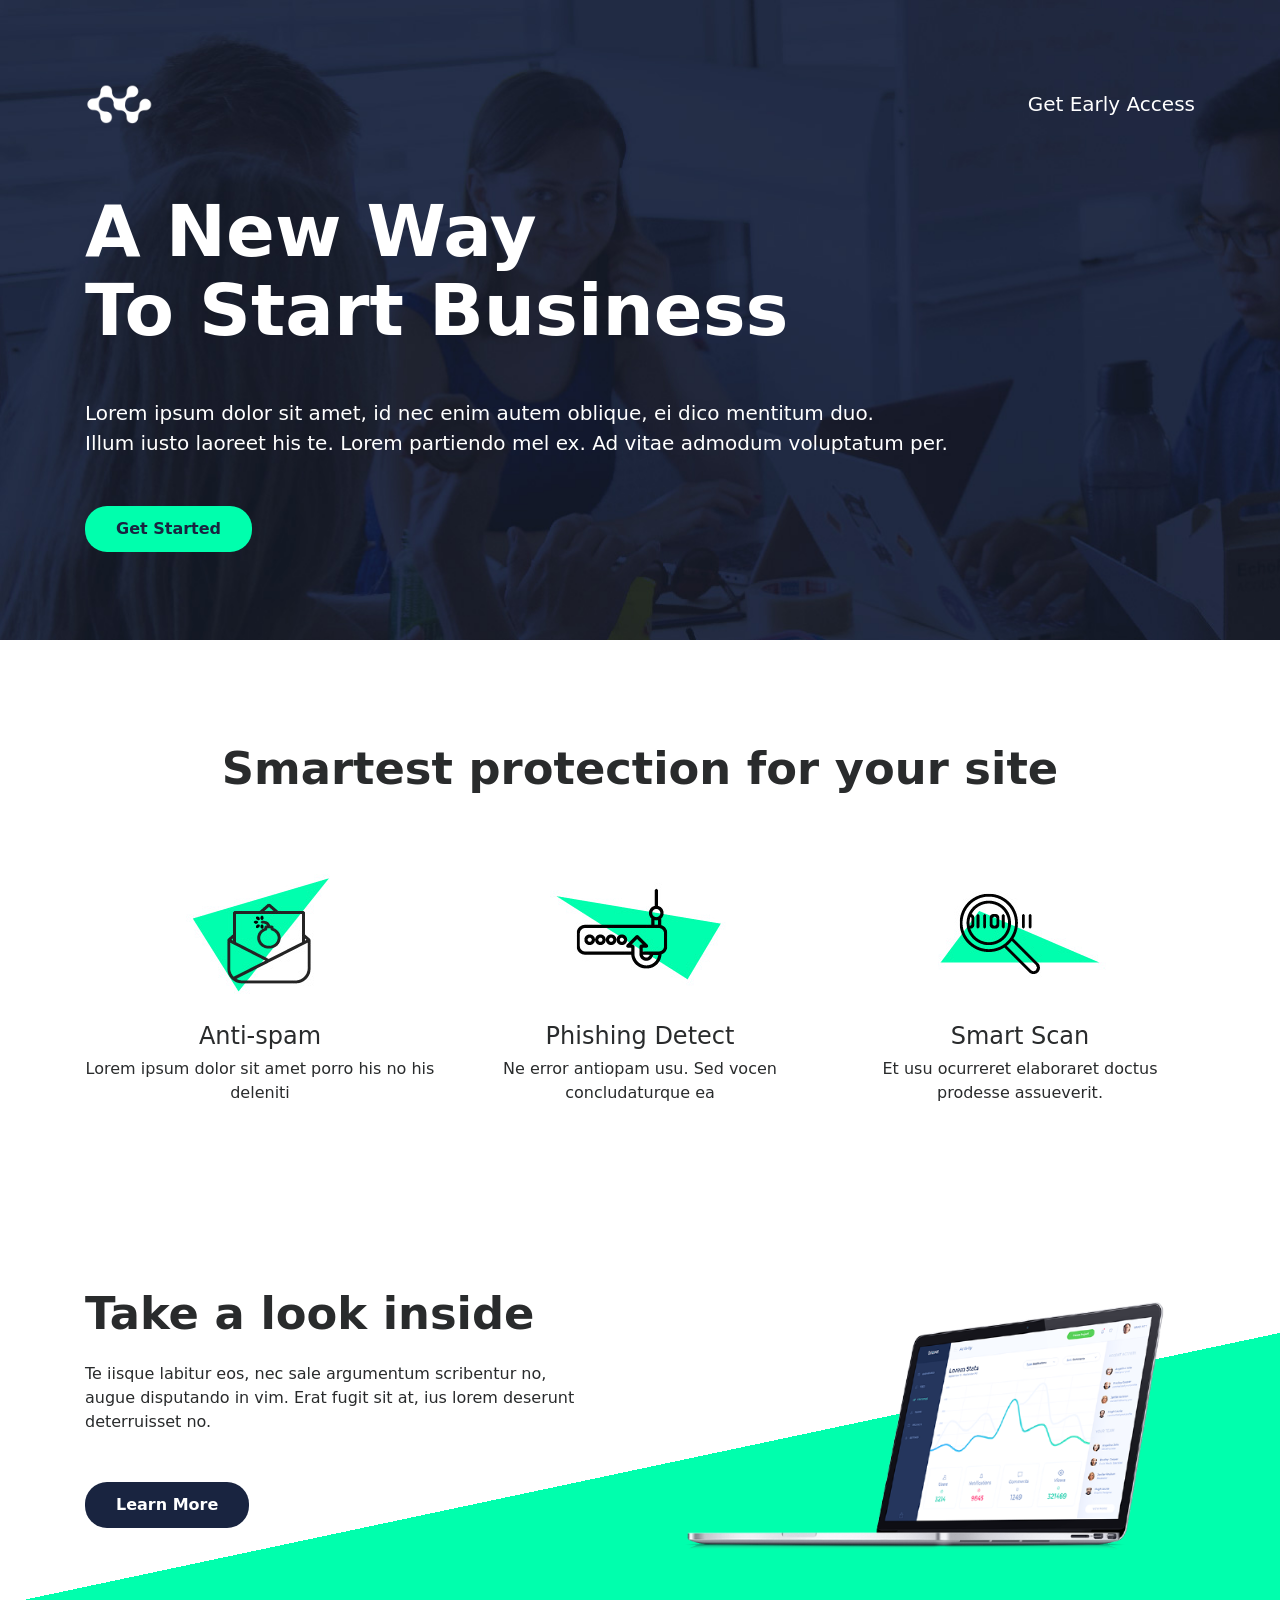
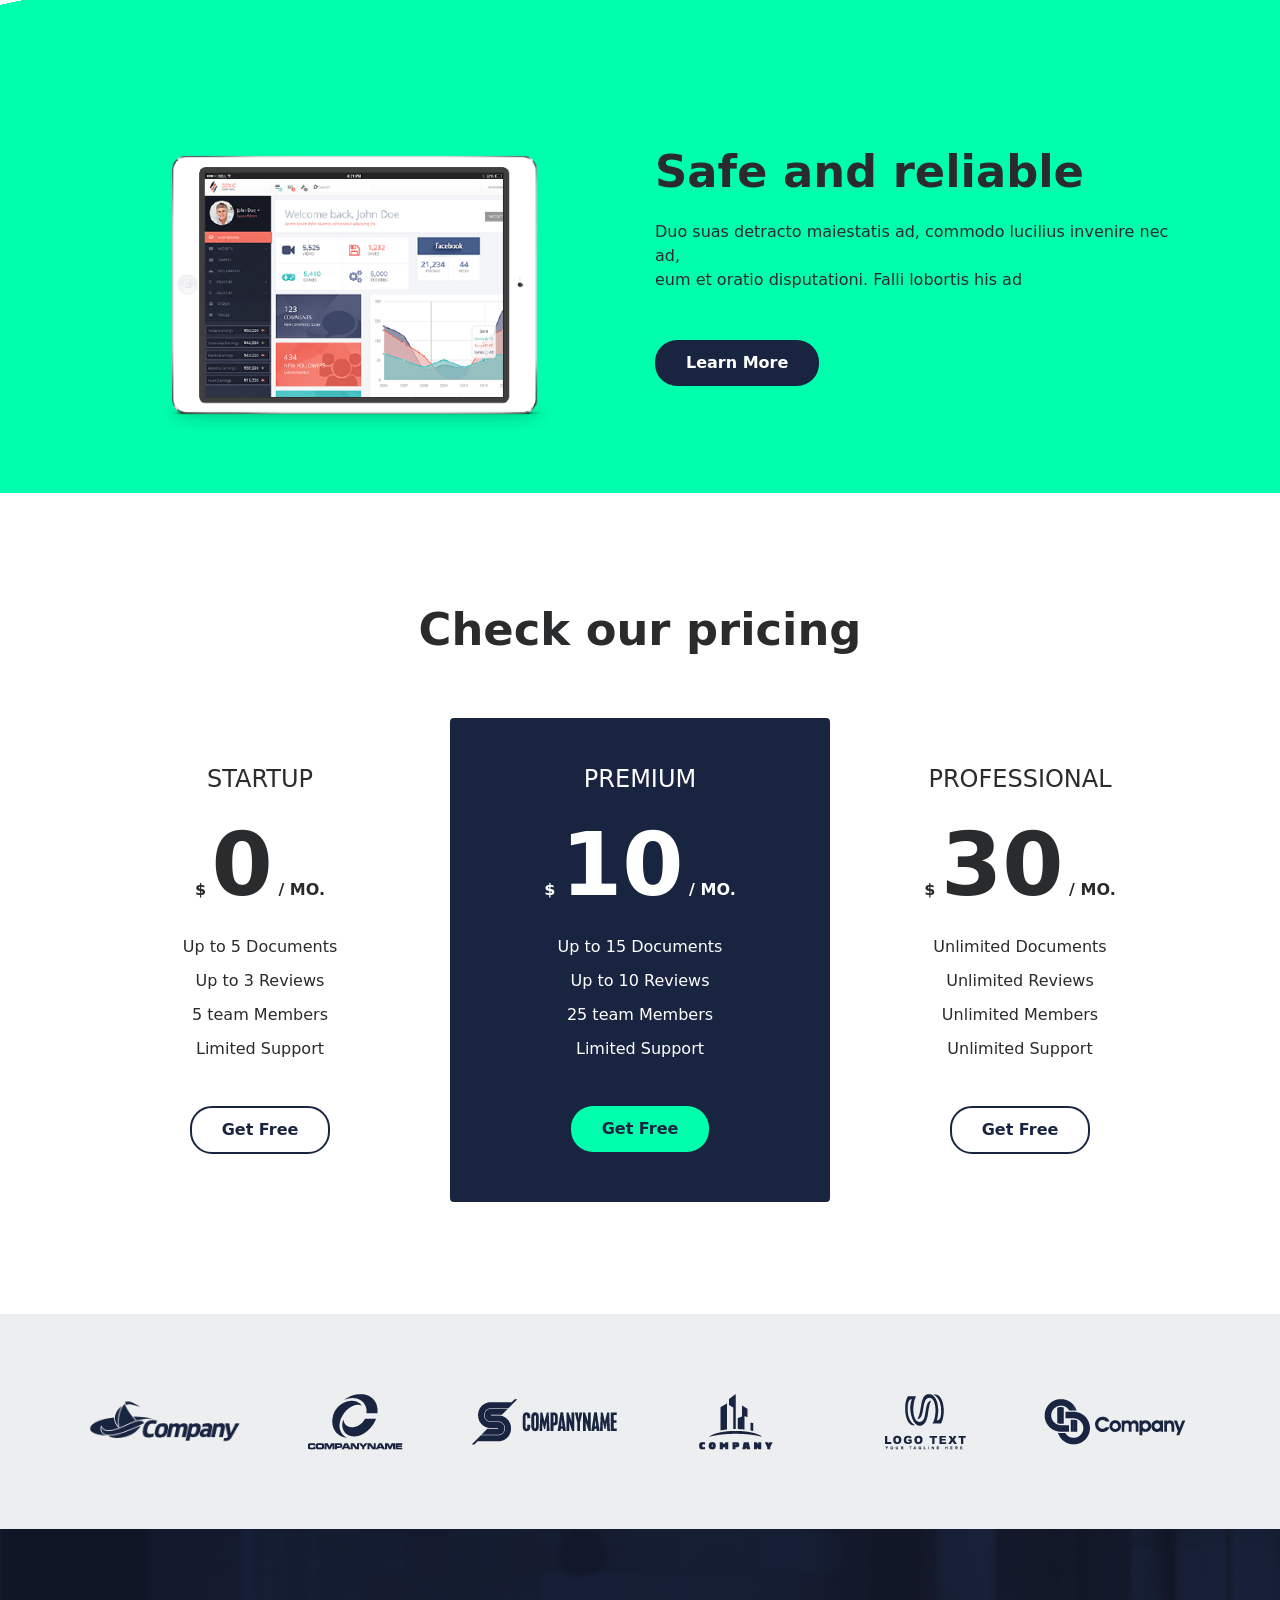
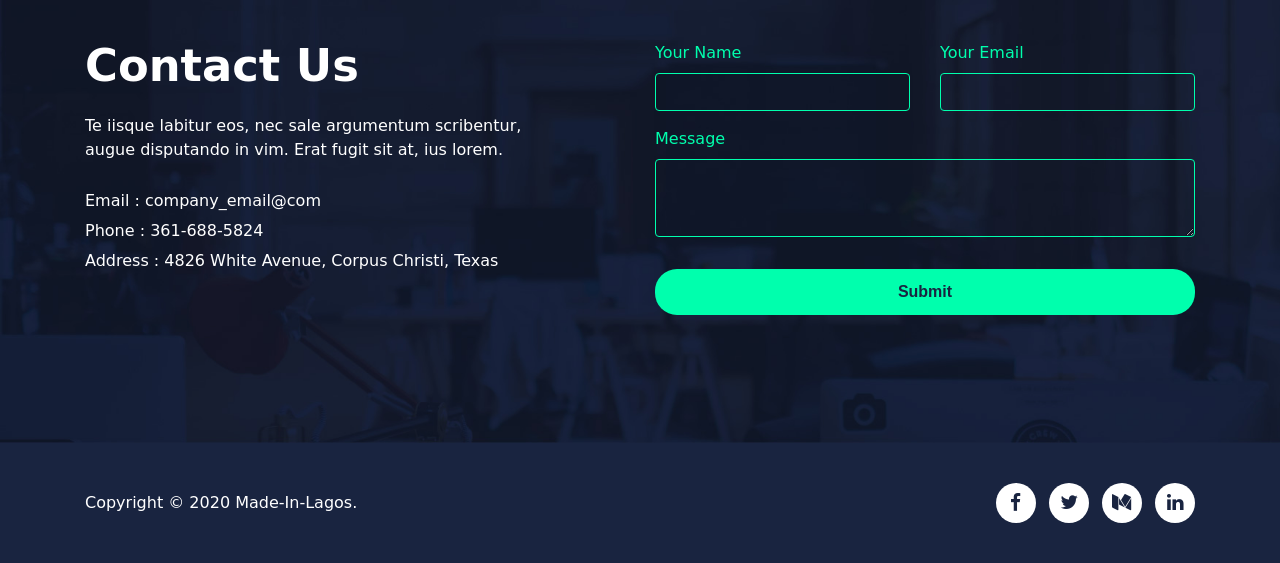
<file: index.html>
<!DOCTYPE html>
<html lang="zh-TW">
<head>
    <meta charset="UTF-8">
    <meta name="viewport" content="width=device-width, initial-scale=1, shrink-to-fit=no">
    <title>Atlas :: Seeing the world through you</title>
    <meta name="description" content="Free bootstrap template Atlas">
    <link rel="icon" href="img/favicon.png" sizes="32x32" type="image/png">
    <!-- custom.css -->
    <link rel="stylesheet" href="css/custom.css">
    <!-- bootstrap.min.css -->
    <link rel="stylesheet" href="css/bootstrap.min.css">
	<!-- font-awesome -->
    <link rel="stylesheet" href="font-awesome-4.7.0/css/font-awesome.min.css">
    
    <!-- AOS -->
    <link rel="stylesheet" href="css/aos.css">
</head>

<body>
    <!-- banner -->
    <div class="jumbotron jumbotron-fluid" id="banner" style="background-image: url(img/banner-bk.jpg);">
        <div class="container text-center text-md-left">
            <header>
                <div class="row justify-content-between">
                    <div class="col-2">
                        <img src="img/logo.png" alt="logo">
                    </div>
                    <div class="col-6 align-self-center text-right">
                        <a href="#" class="text-white lead">Get Early Access</a>
                    </div>
                </div>
            </header>
            <h1 data-aos="fade" data-aos-easing="linear" data-aos-duration="1000" data-aos-once="true" class="display-3 text-white font-weight-bold my-5">
            	A New Way<br>
            	To Start Business
            </h1>
            <p data-aos="fade" data-aos-easing="linear" data-aos-duration="1000" data-aos-once="true" class="lead text-white my-4">
                Lorem ipsum dolor sit amet, id nec enim autem oblique, ei dico mentitum duo.
                <br> Illum iusto laoreet his te. Lorem partiendo mel ex. Ad vitae admodum voluptatum per.
            </p>
            <a href="#" data-aos="fade" data-aos-easing="linear" data-aos-duration="1000" data-aos-once="true" class="btn my-4 font-weight-bold atlas-cta cta-green">Get Started</a>
        </div>
    </div>
    <!-- three-blcok -->
    <div class="container my-5 py-2">
        <h2 class="text-center font-weight-bold my-5">Smartest protection for your site</h2>
        <div class="row">
            <div data-aos="fade-up" data-aos-delay="0" data-aos-duration="1000" data-aos-once="true" class="col-md-4 text-center">
                <img src="img/smart-protect-1.jpg" alt="Anti-spam" class="mx-auto">
                <h4>Anti-spam</h4>
                <p>Lorem ipsum dolor sit amet porro his no his deleniti</p>
            </div>
            <div data-aos="fade-up" data-aos-delay="200" data-aos-duration="1000" data-aos-once="true" class="col-md-4 text-center">
                <img src="img/smart-protect-2.jpg" alt="Phishing Detect" class="mx-auto">
                <h4>Phishing Detect</h4>
                <p>Ne error antiopam usu. Sed vocen concludaturque ea</p>
            </div>
            <div data-aos="fade-up" data-aos-delay="400" data-aos-duration="1000" data-aos-once="true" class="col-md-4 text-center">
                <img src="img/smart-protect-3.jpg" alt="Smart Scan" class="mx-auto">
                <h4>Smart Scan</h4>
                <p>Et usu ocurreret elaboraret doctus prodesse assueverit.</p>
            </div>
        </div>
    </div>
    <!-- feature (skew background) -->
    <div class="jumbotron jumbotron-fluid feature" id="feature-first">
        <div class="container my-5">
            <div class="row justify-content-between text-center text-md-left">
                <div data-aos="fade-right" data-aos-duration="1000" data-aos-once="true" class="col-md-6">
                    <h2 class="font-weight-bold">Take a look inside</h2>
                    <p class="my-4">Te iisque labitur eos, nec sale argumentum scribentur no,
                        <br> augue disputando in vim. Erat fugit sit at, ius lorem deserunt deterruisset no.</p>
                    <a href="#" class="btn my-4 font-weight-bold atlas-cta cta-blue">Learn More</a>
                </div>
                <div data-aos="fade-left" data-aos-duration="1000" data-aos-once="true" class="col-md-6 align-self-center">
                    <img src="img/feature-1.png" alt="Take a look inside" class="mx-auto d-block">
                </div>
            </div>
        </div>
    </div>
    <!-- feature (green background) -->
    <div class="jumbotron jumbotron-fluid feature" id="feature-last">
        <div class="container">
            <div class="row justify-content-between text-center text-md-left">
                <div data-aos="fade-left" data-aos-duration="1000" data-aos-once="true" class="col-md-6 flex-md-last">
                    <h2 class="font-weight-bold">Safe and reliable</h2>
                    <p class="my-4">
                        Duo suas detracto maiestatis ad, commodo lucilius invenire nec ad,
                        <br> eum et oratio disputationi. Falli lobortis his ad
                    </p>
                    <a href="#" class="btn my-4 font-weight-bold atlas-cta cta-blue">Learn More</a>
                </div>
                <div data-aos="fade-right" data-aos-duration="1000" data-aos-once="true" class="col-md-6 align-self-center flex-md-first">
                    <img src="img/feature-2.png" alt="Safe and reliable" class="mx-auto d-block">
                </div>
            </div>
        </div>
    </div>

    <!-- price table -->
    <div class="container my-5 py-2" id="price-table">   
        <h2 class="text-center font-weight-bold d-block mb-3">Check our pricing</h2>
        <div class="row">
            <div data-aos="fade-right" data-aos-delay="200" data-aos-duration="1000" data-aos-once="true" class="col-md-4 text-center py-4 mt-5">
                <h4 class="my-4">STARTUP</h4>
                <p class="font-weight-bold">$ <span class="display-2 font-weight-bold">0</span> / MO.</p>
                <ul class="list-unstyled">
                    <li>Up to 5 Documents</li>
                    <li>Up to 3 Reviews</li>
                    <li>5 team Members</li>
                    <li>Limited Support</li>
                </ul>
                <a href="#" class="btn my-4 font-weight-bold atlas-cta cta-ghost">Get Free</a>
            </div>
            <div data-aos="fade-up" data-aos-duration="1000" data-aos-once="true" class="col-md-4 text-center py-4 mt-5 rounded" id="price-table__premium">
                <h4 class="my-4">PREMIUM</h4>
                <p class="font-weight-bold">$ <span class="display-2 font-weight-bold">10</span> / MO.</p>
                <ul class="list-unstyled">
                    <li>Up to 15 Documents</li>
                    <li>Up to 10 Reviews</li>
                    <li>25 team Members</li>
                    <li>Limited Support</li>
                </ul>
                <a href="#" class="btn my-4 font-weight-bold atlas-cta cta-green">Get Free</a>
            </div>
            <div data-aos="fade-left" data-aos-delay="200" data-aos-duration="1000" data-aos-once="true" class="col-md-4 text-center py-4 mt-5">
                <h4 class="my-4">PROFESSIONAL</h4>
                <p class="font-weight-bold">$ <span class="display-2 font-weight-bold">30</span> / MO.</p>
                <ul class="list-unstyled">
                    <li>Unlimited Documents</li>
                    <li>Unlimited Reviews</li>
                    <li>Unlimited Members</li>
                    <li>Unlimited Support</li>
                </ul>
                <a href="#" class="btn my-4 font-weight-bold atlas-cta cta-ghost">Get Free</a>
            </div>
        </div>
    </div>
    <!-- client -->
    <div class="jumbotron jumbotron-fluid">
        <div class="container">
            <div class="row">
                <div class="col-sm-4 col-md-2 py-2 align-self-center">
                    <img src="img/client-1.png" class="mx-auto d-block">
                </div>
                <div class="col-sm-4 col-md-2 py-2 align-self-center">
                    <img src="img/client-2.png" class="mx-auto d-block">
                </div>
                <div class="col-sm-4 col-md-2 py-2 align-self-center">
                    <img src="img/client-3.png" class="mx-auto d-block">
                </div>
                <div class="col-sm-4 col-md-2 py-2 align-self-center">
                    <img src="img/client-4.png" class="mx-auto d-block">
                </div>
                <div class="col-sm-4 col-md-2 py-2 align-self-center">
                    <img src="img/client-5.png" class="mx-auto d-block">
                </div>
                <div class="col-sm-4 col-md-2 py-2 align-self-center">
                    <img src="img/client-6.png" class="mx-auto d-block">
                </div>
            </div>
        </div>
    </div>
    <!-- contact -->
    <div class="jumbotron jumbotron-fluid" id="contact" style="background-image: url(img/contact-bk.jpg);">
        <div class="container my-5">
            <div class="row justify-content-between">
                <div class="col-md-6 text-white">
                    <h2 class="font-weight-bold">Contact Us</h2>
                    <p class="my-4">
                        Te iisque labitur eos, nec sale argumentum scribentur,
                        <br> augue disputando in vim. Erat fugit sit at, ius lorem.
                    </p>
                    <ul class="list-unstyled">
                        <li>Email : company_email@com</li>
                        <li>Phone : 361-688-5824</li>
                        <li>Address : 4826 White Avenue, Corpus Christi, Texas</li>
                    </ul>
                </div>
                <div class="col-md-6">
                    <form>
                    	<div class="row">
	                        <div class="form-group col-md-6">
	                            <label for="name">Your Name</label>
	                            <input type="name" class="form-control" id="name">
	                        </div>
	                        <div class="form-group col-md-6">
	                            <label for="Email">Your Email</label>
	                            <input type="email" class="form-control" id="Email">
	                        </div>
	                    </div>
	                    <div class="form-group">
	                        <label for="message">Message</label>
	                        <textarea class="form-control" id="message" rows="3"></textarea>
	                    </div>
                        <button type="submit" class="btn font-weight-bold atlas-cta atlas-cta-wide cta-green my-3">Submit</button>
                    </form>
                </div>
            </div>
        </div>
    </div>

	<!-- copyright -->
	<div class="jumbotron jumbotron-fluid" id="copyright">
        <div class="container">
            <div class="row justify-content-between">
            	<div class="col-md-6 text-white align-self-center text-center text-md-left my-2">
                    Copyright © 2020 Made-In-Lagos.
                </div>
                <div class="col-md-6 align-self-center text-center text-md-right my-2" id="social-media">
                    <a href="#" class="d-inline-block text-center ml-2">
                    	<i class="fa fa-facebook" aria-hidden="true"></i>
                    </a>
                    <a href="#" class="d-inline-block text-center ml-2">
                    	<i class="fa fa-twitter" aria-hidden="true"></i>
                    </a>
                    <a href="#" class="d-inline-block text-center ml-2">
                    	<i class="fa fa-medium" aria-hidden="true"></i>
                    </a>
                    <a href="#" class="d-inline-block text-center ml-2">
                    	<i class="fa fa-linkedin" aria-hidden="true"></i>
                    </a>
                </div>
            </div>
        </div>
    </div>
    
    <!-- AOS -->
    <script src="js/aos.js"></script>
    <script>
      AOS.init({
      });
    </script>
</body>

</html>
</file>
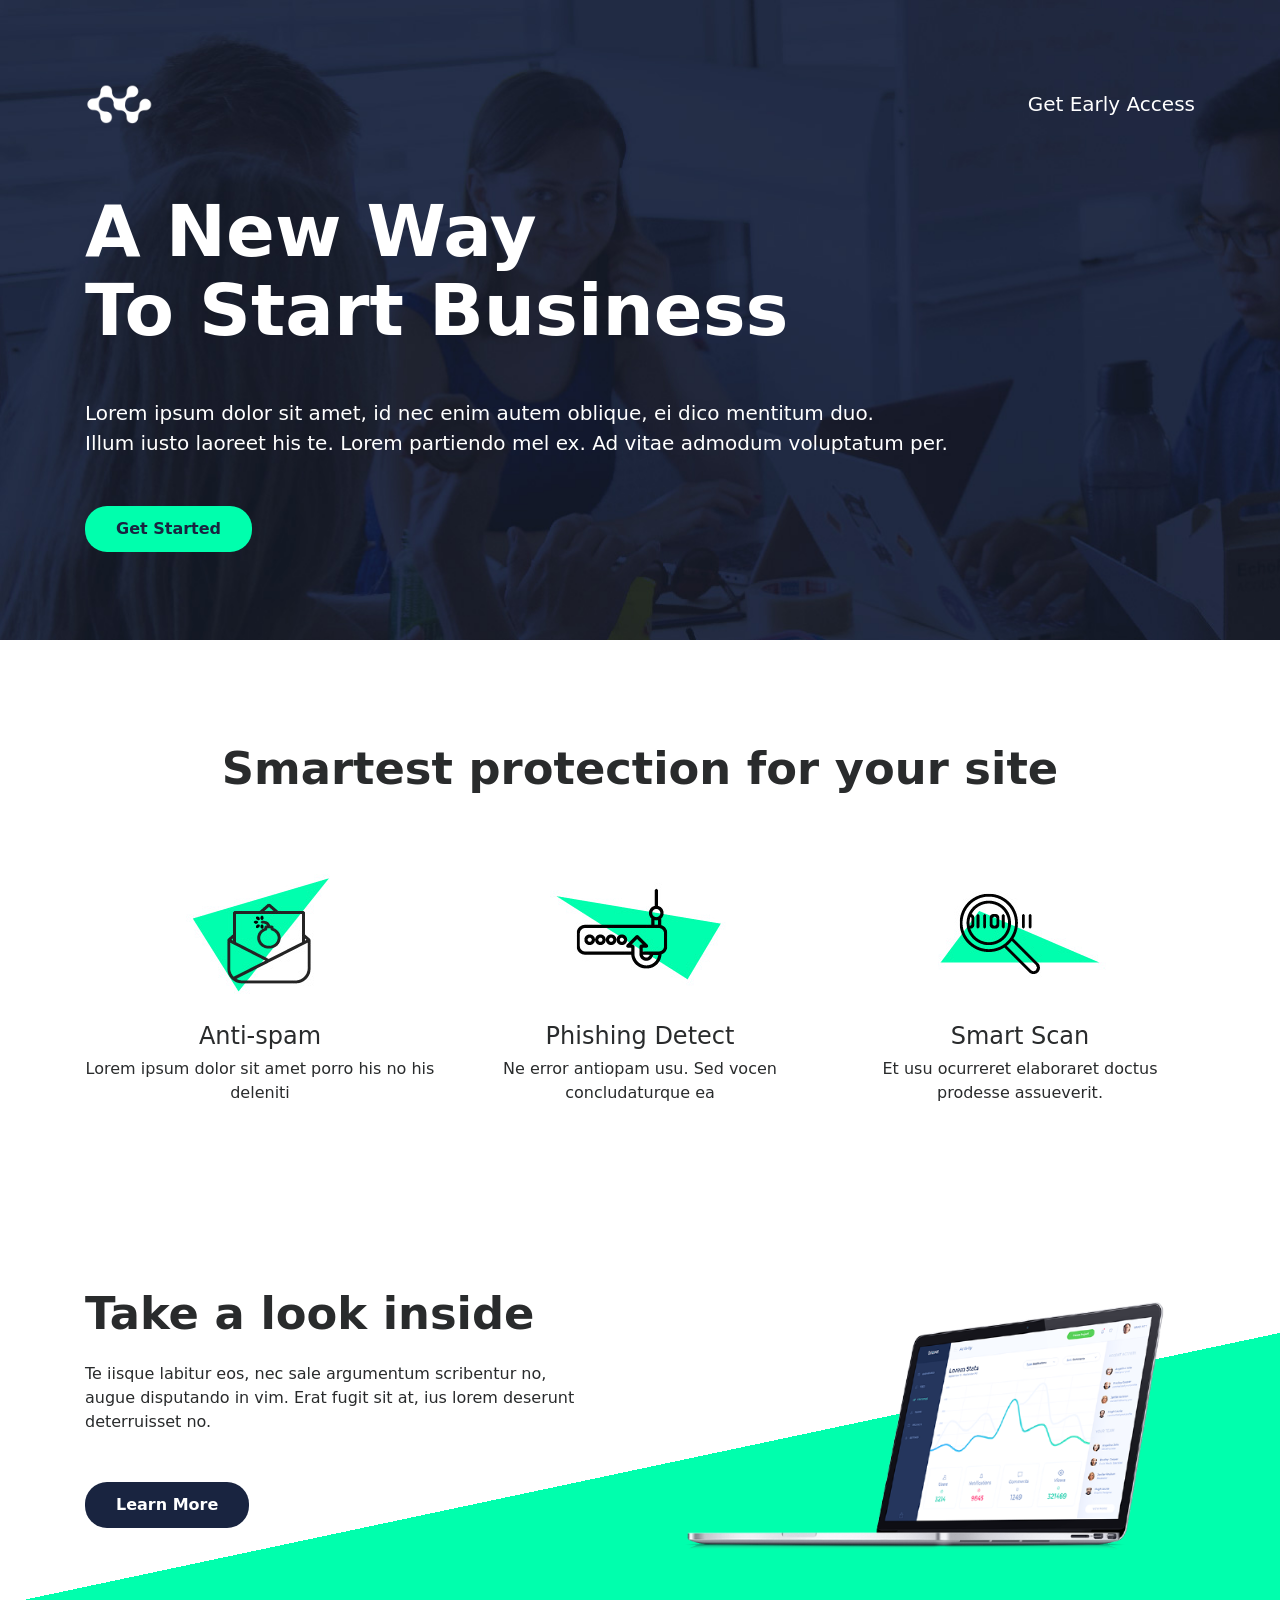
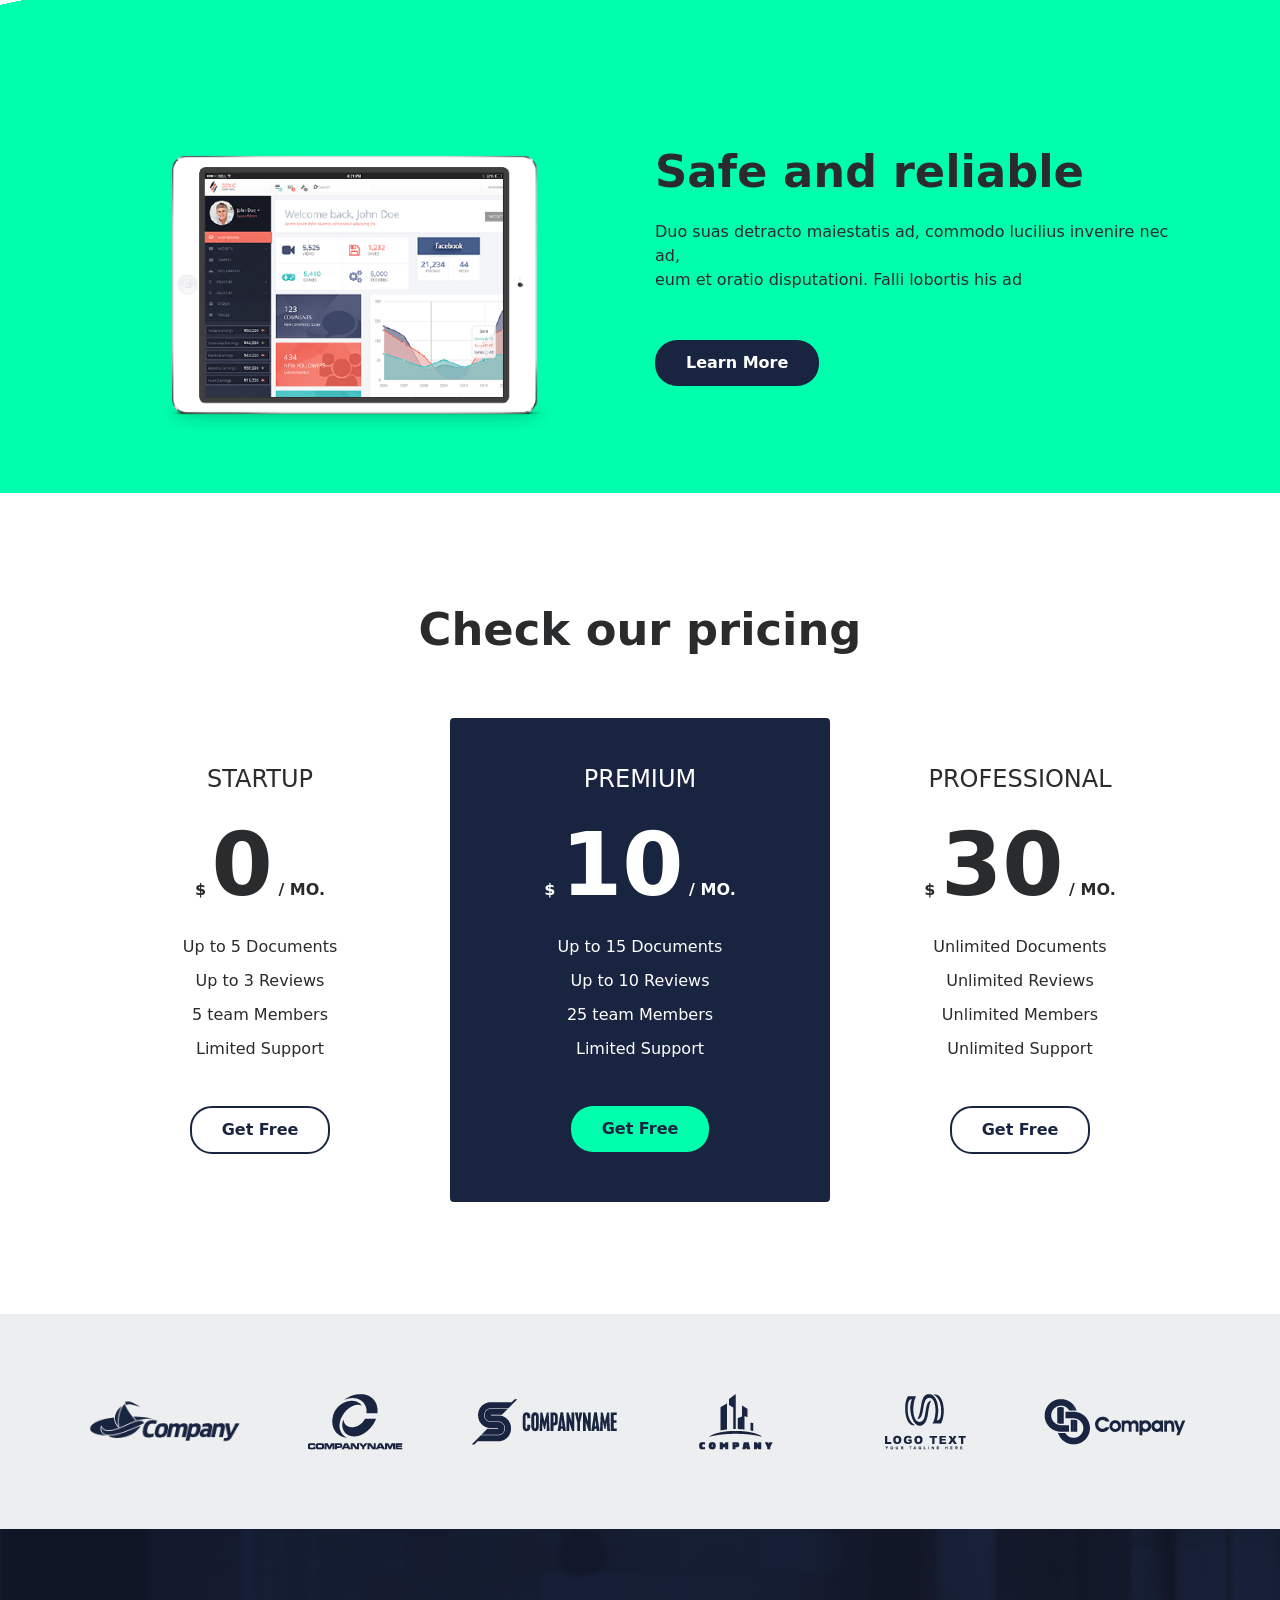
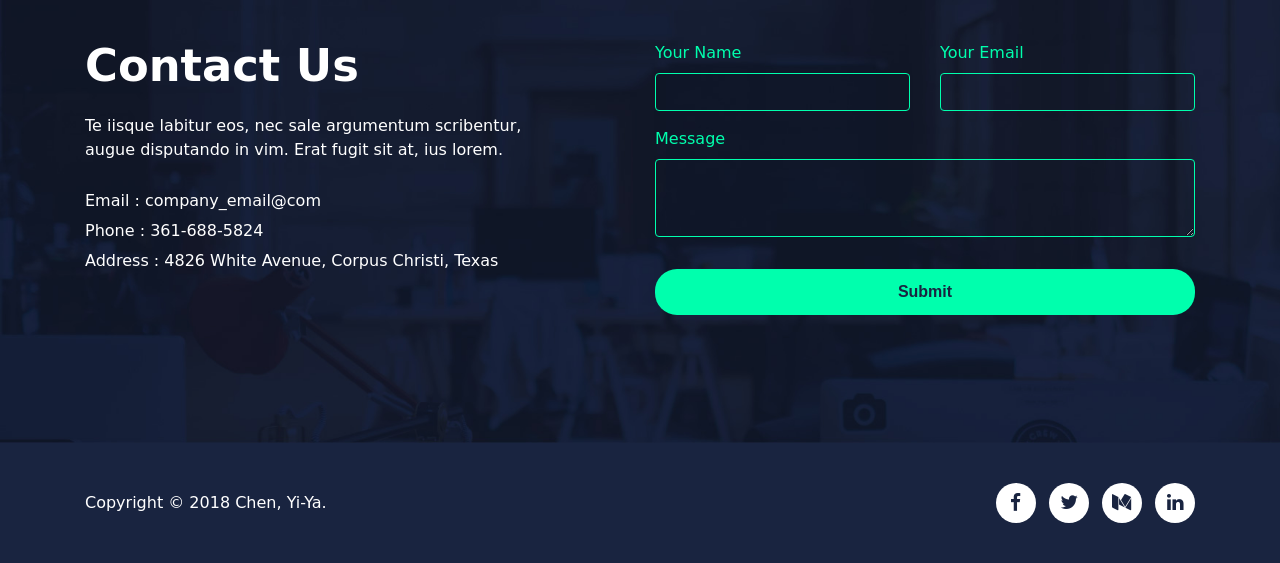
<file: New_Hampshire/index.html>
<!DOCTYPE html>
<html lang="zh-TW">
<head>
    <meta charset="UTF-8">
    <meta name="viewport" content="width=device-width, initial-scale=1, shrink-to-fit=no">
    <title>Atlas :: Seeing the world through you</title>
    <meta name="description" content="Free bootstrap template Atlas">
    <link rel="icon" href="img/favicon.png" sizes="32x32" type="image/png">
    <!-- custom.css -->
    <link rel="stylesheet" href="css/custom.css">
    <!-- bootstrap.min.css -->
    <link rel="stylesheet" href="css/bootstrap.min.css">
	<!-- font-awesome -->
    <link rel="stylesheet" href="font-awesome-4.7.0/css/font-awesome.min.css">
    
    <!-- AOS -->
    <link rel="stylesheet" href="css/aos.css">
</head>

<body>
    <!-- banner -->
    <div class="jumbotron jumbotron-fluid" id="banner" style="background-image: url(img/banner-bk.jpg);">
        <div class="container text-center text-md-left">
            <header>
                <div class="row justify-content-between">
                    <div class="col-2">
                        <img src="img/logo.png" alt="logo">
                    </div>
                    <div class="col-6 align-self-center text-right">
                        <a href="#" class="text-white lead">Get Early Access</a>
                    </div>
                </div>
            </header>
            <h1 data-aos="fade" data-aos-easing="linear" data-aos-duration="1000" data-aos-once="true" class="display-3 text-white font-weight-bold my-5">
            	A New Way<br>
            	To Start Business
            </h1>
            <p data-aos="fade" data-aos-easing="linear" data-aos-duration="1000" data-aos-once="true" class="lead text-white my-4">
                Lorem ipsum dolor sit amet, id nec enim autem oblique, ei dico mentitum duo.
                <br> Illum iusto laoreet his te. Lorem partiendo mel ex. Ad vitae admodum voluptatum per.
            </p>
            <a href="#" data-aos="fade" data-aos-easing="linear" data-aos-duration="1000" data-aos-once="true" class="btn my-4 font-weight-bold atlas-cta cta-green">Get Started</a>
        </div>
    </div>
    <!-- three-blcok -->
    <div class="container my-5 py-2">
        <h2 class="text-center font-weight-bold my-5">Smartest protection for your site</h2>
        <div class="row">
            <div data-aos="fade-up" data-aos-delay="0" data-aos-duration="1000" data-aos-once="true" class="col-md-4 text-center">
                <img src="img/smart-protect-1.jpg" alt="Anti-spam" class="mx-auto">
                <h4>Anti-spam</h4>
                <p>Lorem ipsum dolor sit amet porro his no his deleniti</p>
            </div>
            <div data-aos="fade-up" data-aos-delay="200" data-aos-duration="1000" data-aos-once="true" class="col-md-4 text-center">
                <img src="img/smart-protect-2.jpg" alt="Phishing Detect" class="mx-auto">
                <h4>Phishing Detect</h4>
                <p>Ne error antiopam usu. Sed vocen concludaturque ea</p>
            </div>
            <div data-aos="fade-up" data-aos-delay="400" data-aos-duration="1000" data-aos-once="true" class="col-md-4 text-center">
                <img src="img/smart-protect-3.jpg" alt="Smart Scan" class="mx-auto">
                <h4>Smart Scan</h4>
                <p>Et usu ocurreret elaboraret doctus prodesse assueverit.</p>
            </div>
        </div>
    </div>
    <!-- feature (skew background) -->
    <div class="jumbotron jumbotron-fluid feature" id="feature-first">
        <div class="container my-5">
            <div class="row justify-content-between text-center text-md-left">
                <div data-aos="fade-right" data-aos-duration="1000" data-aos-once="true" class="col-md-6">
                    <h2 class="font-weight-bold">Take a look inside</h2>
                    <p class="my-4">Te iisque labitur eos, nec sale argumentum scribentur no,
                        <br> augue disputando in vim. Erat fugit sit at, ius lorem deserunt deterruisset no.</p>
                    <a href="#" class="btn my-4 font-weight-bold atlas-cta cta-blue">Learn More</a>
                </div>
                <div data-aos="fade-left" data-aos-duration="1000" data-aos-once="true" class="col-md-6 align-self-center">
                    <img src="img/feature-1.png" alt="Take a look inside" class="mx-auto d-block">
                </div>
            </div>
        </div>
    </div>
    <!-- feature (green background) -->
    <div class="jumbotron jumbotron-fluid feature" id="feature-last">
        <div class="container">
            <div class="row justify-content-between text-center text-md-left">
                <div data-aos="fade-left" data-aos-duration="1000" data-aos-once="true" class="col-md-6 flex-md-last">
                    <h2 class="font-weight-bold">Safe and reliable</h2>
                    <p class="my-4">
                        Duo suas detracto maiestatis ad, commodo lucilius invenire nec ad,
                        <br> eum et oratio disputationi. Falli lobortis his ad
                    </p>
                    <a href="#" class="btn my-4 font-weight-bold atlas-cta cta-blue">Learn More</a>
                </div>
                <div data-aos="fade-right" data-aos-duration="1000" data-aos-once="true" class="col-md-6 align-self-center flex-md-first">
                    <img src="img/feature-2.png" alt="Safe and reliable" class="mx-auto d-block">
                </div>
            </div>
        </div>
    </div>

    <!-- price table -->
    <div class="container my-5 py-2" id="price-table">
        <h2 class="text-center font-weight-bold d-block mb-3">Check our pricing</h2>
        <div class="row">
            <div data-aos="fade-right" data-aos-delay="200" data-aos-duration="1000" data-aos-once="true" class="col-md-4 text-center py-4 mt-5">
                <h4 class="my-4">STARTUP</h4>
                <p class="font-weight-bold">$ <span class="display-2 font-weight-bold">0</span> / MO.</p>
                <ul class="list-unstyled">
                    <li>Up to 5 Documents</li>
                    <li>Up to 3 Reviews</li>
                    <li>5 team Members</li>
                    <li>Limited Support</li>
                </ul>
                <a href="#" class="btn my-4 font-weight-bold atlas-cta cta-ghost">Get Free</a>
            </div>
            <div data-aos="fade-up" data-aos-duration="1000" data-aos-once="true" class="col-md-4 text-center py-4 mt-5 rounded" id="price-table__premium">
                <h4 class="my-4">PREMIUM</h4>
                <p class="font-weight-bold">$ <span class="display-2 font-weight-bold">10</span> / MO.</p>
                <ul class="list-unstyled">
                    <li>Up to 15 Documents</li>
                    <li>Up to 10 Reviews</li>
                    <li>25 team Members</li>
                    <li>Limited Support</li>
                </ul>
                <a href="#" class="btn my-4 font-weight-bold atlas-cta cta-green">Get Free</a>
            </div>
            <div data-aos="fade-left" data-aos-delay="200" data-aos-duration="1000" data-aos-once="true" class="col-md-4 text-center py-4 mt-5">
                <h4 class="my-4">PROFESSIONAL</h4>
                <p class="font-weight-bold">$ <span class="display-2 font-weight-bold">30</span> / MO.</p>
                <ul class="list-unstyled">
                    <li>Unlimited Documents</li>
                    <li>Unlimited Reviews</li>
                    <li>Unlimited Members</li>
                    <li>Unlimited Support</li>
                </ul>
                <a href="#" class="btn my-4 font-weight-bold atlas-cta cta-ghost">Get Free</a>
            </div>
        </div>
    </div>
    <!-- client -->
    <div class="jumbotron jumbotron-fluid">
        <div class="container">
            <div class="row">
                <div class="col-sm-4 col-md-2 py-2 align-self-center">
                    <img src="img/client-1.png" class="mx-auto d-block">
                </div>
                <div class="col-sm-4 col-md-2 py-2 align-self-center">
                    <img src="img/client-2.png" class="mx-auto d-block">
                </div>
                <div class="col-sm-4 col-md-2 py-2 align-self-center">
                    <img src="img/client-3.png" class="mx-auto d-block">
                </div>
                <div class="col-sm-4 col-md-2 py-2 align-self-center">
                    <img src="img/client-4.png" class="mx-auto d-block">
                </div>
                <div class="col-sm-4 col-md-2 py-2 align-self-center">
                    <img src="img/client-5.png" class="mx-auto d-block">
                </div>
                <div class="col-sm-4 col-md-2 py-2 align-self-center">
                    <img src="img/client-6.png" class="mx-auto d-block">
                </div>
            </div>
        </div>
    </div>
    <!-- contact -->
    <div class="jumbotron jumbotron-fluid" id="contact" style="background-image: url(img/contact-bk.jpg);">
        <div class="container my-5">
            <div class="row justify-content-between">
                <div class="col-md-6 text-white">
                    <h2 class="font-weight-bold">Contact Us</h2>
                    <p class="my-4">
                        Te iisque labitur eos, nec sale argumentum scribentur,
                        <br> augue disputando in vim. Erat fugit sit at, ius lorem.
                    </p>
                    <ul class="list-unstyled">
                        <li>Email : company_email@com</li>
                        <li>Phone : 361-688-5824</li>
                        <li>Address : 4826 White Avenue, Corpus Christi, Texas</li>
                    </ul>
                </div>
                <div class="col-md-6">
                    <form>
                    	<div class="row">
	                        <div class="form-group col-md-6">
	                            <label for="name">Your Name</label>
	                            <input type="name" class="form-control" id="name">
	                        </div>
	                        <div class="form-group col-md-6">
	                            <label for="Email">Your Email</label>
	                            <input type="email" class="form-control" id="Email">
	                        </div>
	                    </div>
	                    <div class="form-group">
	                        <label for="message">Message</label>
	                        <textarea class="form-control" id="message" rows="3"></textarea>
	                    </div>
                        <button type="submit" class="btn font-weight-bold atlas-cta atlas-cta-wide cta-green my-3">Submit</button>
                    </form>
                </div>
            </div>
        </div>
    </div>

	<!-- copyright -->
	<div class="jumbotron jumbotron-fluid" id="copyright">
        <div class="container">
            <div class="row justify-content-between">
            	<div class="col-md-6 text-white align-self-center text-center text-md-left my-2">
                    Copyright © 2018 Chen, Yi-Ya.
                </div>
                <div class="col-md-6 align-self-center text-center text-md-right my-2" id="social-media">
                    <a href="#" class="d-inline-block text-center ml-2">
                    	<i class="fa fa-facebook" aria-hidden="true"></i>
                    </a>
                    <a href="#" class="d-inline-block text-center ml-2">
                    	<i class="fa fa-twitter" aria-hidden="true"></i>
                    </a>
                    <a href="#" class="d-inline-block text-center ml-2">
                    	<i class="fa fa-medium" aria-hidden="true"></i>
                    </a>
                    <a href="#" class="d-inline-block text-center ml-2">
                    	<i class="fa fa-linkedin" aria-hidden="true"></i>
                    </a>
                </div>
            </div>
        </div>
    </div>
    
    <!-- AOS -->
    <script src="js/aos.js"></script>
    <script>
      AOS.init({
      });
    </script>
</body>

</html>
</file>
<file: css/custom.css>
/********** common setting **********/
h2 {
    font-size: 2.8rem !important;
    font-weight: 700;
}

img {
    display: block;
    max-width: 100%;
}

a,
button {
    cursor: pointer;
}

.jumbotron {
    margin-bottom: 0 !important;
}

.atlas-cta {
    border-radius: 22px !important;
    padding: 12px 30px !important;
    font-weight: 700;
    transition: .3s ease-in-out !important;
}

.atlas-cta:hover {
    text-decoration: none;
    transform: translateY(-5px);
}

.atlas-cta-wide {
    width: 100%;
}

.cta-green {
    background: #00FFAD;
    color: #192440;
}

.cta-green:hover {
    color: #ffffff;
    background: #00e69c;
}

.cta-blue {
    background: #192440;
    color: #ffffff;
}

.cta-blue:hover {
    color: #ffffff;
    background: #121a2e;
}

.cta-ghost {
    border: 2px solid #192440 !important;
    color: #192440;
}

.cta-ghost:hover {
    color: #ffffff;
    background: #121a2e;
}

#banner {
    background-size: cover;
}

/********** banner **********/
#banner header {
    overflow: hidden;
}

#banner header img {
    max-width: 80px;
}

/********** feature (skew background) **********/
.feature img {
    width: 100%;
    max-width: 480px;
}

#feature-first {
    background: linear-gradient(168deg, #ffffff 55%, #00FFAD 0);
}

#feature-last {
    background: #00FFAD;
}

/********** price table **********/
#price-table {
    padding-top: 4rem !important;
    padding-bottom: 4rem !important;
}

#price-table__premium {
    background: #192440;
    color: #ffffff;
}

#price-table ul li {
    padding: 5px 0;
}

/********** contact **********/
#contact {
    background-size: cover;
}

#contact ul li {
    padding: 3px 0;
}

#contact form {
    color: #00FFAD;
}

#contact form input,
#contact form textarea {
    background: transparent;
    border: 1px solid #00FFAD;
    color: #ffffff;
}

/********** copyright **********/
#copyright {
    background: #192440;
    padding: 2rem 3rem;
}

#copyright #social-media a {
    width: 40px;
    height: 40px;
    border-radius: 99%;
    background: #ffffff;
    transition: .4s ease;
}

#copyright #social-media a i {
    color: #192440;
    font-size: 1.2rem;
    line-height: 40px;
}

#copyright #social-media a:hover {
    background: #00FFAD;
}

#copyright #social-media a:hover i {
    color: #ffffff;
}

/********** RWD **********/
@media (max-width: 575px) {
    #banner h1 {
        font-size: 3.6rem;
    }
}
</file>
<file: New_Hampshire/css/custom.css>
/********** common setting **********/
h2 {
    font-size: 2.8rem !important;
    font-weight: 700;
}

img {
    display: block;
    max-width: 100%;
}

a,
button {
    cursor: pointer;
}

.jumbotron {
    margin-bottom: 0 !important;
}

.atlas-cta {
    border-radius: 22px !important;
    padding: 12px 30px !important;
    font-weight: 700;
    transition: .3s ease-in-out !important;
}

.atlas-cta:hover {
    text-decoration: none;
    transform: translateY(-5px);
}

.atlas-cta-wide {
    width: 100%;
}

.cta-green {
    background: #00FFAD;
    color: #192440;
}

.cta-green:hover {
    color: #ffffff;
    background: #00e69c;
}

.cta-blue {
    background: #192440;
    color: #ffffff;
}

.cta-blue:hover {
    color: #ffffff;
    background: #121a2e;
}

.cta-ghost {
    border: 2px solid #192440 !important;
    color: #192440;
}

.cta-ghost:hover {
    color: #ffffff;
    background: #121a2e;
}

#banner {
    background-size: cover;
}

/********** banner **********/
#banner header {
    overflow: hidden;
}

#banner header img {
    max-width: 80px;
}

/********** feature (skew background) **********/
.feature img {
    width: 100%;
    max-width: 480px;
}

#feature-first {
    background: linear-gradient(168deg, #ffffff 55%, #00FFAD 0);
}

#feature-last {
    background: #00FFAD;
}

/********** price table **********/
#price-table {
    padding-top: 4rem !important;
    padding-bottom: 4rem !important;
}

#price-table__premium {
    background: #192440;
    color: #ffffff;
}

#price-table ul li {
    padding: 5px 0;
}

/********** contact **********/
#contact {
    background-size: cover;
}

#contact ul li {
    padding: 3px 0;
}

#contact form {
    color: #00FFAD;
}

#contact form input,
#contact form textarea {
    background: transparent;
    border: 1px solid #00FFAD;
    color: #ffffff;
}

/********** copyright **********/
#copyright {
    background: #192440;
    padding: 2rem 3rem;
}

#copyright #social-media a {
    width: 40px;
    height: 40px;
    border-radius: 99%;
    background: #ffffff;
    transition: .4s ease;
}

#copyright #social-media a i {
    color: #192440;
    font-size: 1.2rem;
    line-height: 40px;
}

#copyright #social-media a:hover {
    background: #00FFAD;
}

#copyright #social-media a:hover i {
    color: #ffffff;
}

/********** RWD **********/
@media (max-width: 575px) {
    #banner h1 {
        font-size: 3.6rem;
    }
}
</file>
